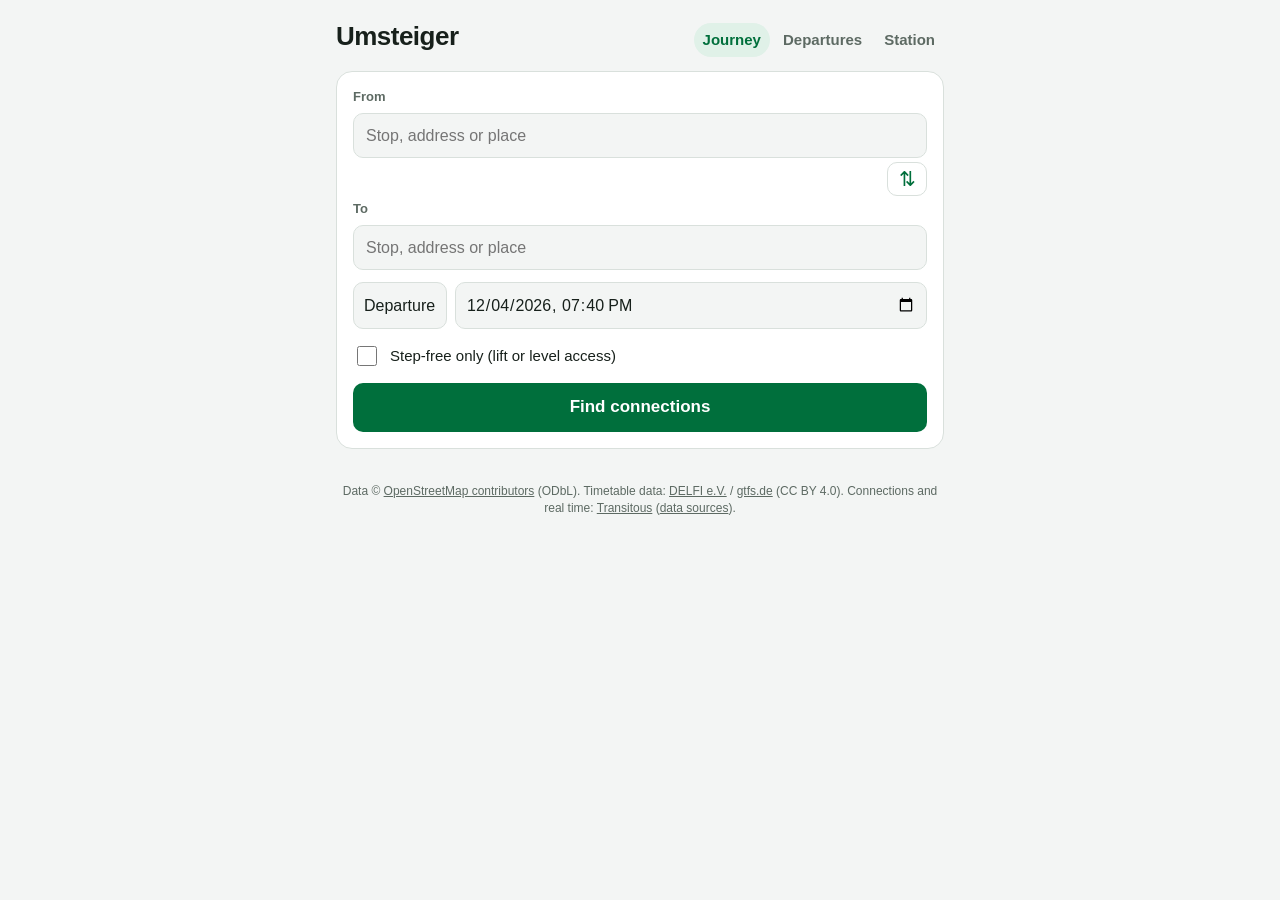
<file: index.html>
<!doctype html>
<html lang="de">
<head>
  <meta charset="utf-8">
  <meta name="viewport" content="width=device-width, initial-scale=1, viewport-fit=cover">
  <title>Umsteiger</title>
  <meta name="theme-color" content="#006f3c">
  <meta name="apple-mobile-web-app-capable" content="yes">
  <meta name="mobile-web-app-capable" content="yes">
  <meta name="apple-mobile-web-app-status-bar-style" content="black-translucent">
  <meta name="apple-mobile-web-app-title" content="Umsteiger">
  <link rel="manifest" href="manifest.webmanifest">
  <link rel="apple-touch-icon" href="icons/apple-touch-icon.png">
  <link rel="icon" type="image/png" href="icons/icon-192.png">
  <link rel="stylesheet" href="style.css?v=dev">
  <!-- Links of earlier versions to a station (index.html?id=…) open the station view -->
  <script>if (/[?&](id|lat)=/.test(location.search)) location.replace('station.html' + location.search);</script>
</head>
<body>
  <header class="top">
    <h1>Umsteiger</h1>
    <nav class="tabs">
      <a href="./" aria-current="page" data-i18n="nav.route">Verbindung</a>
      <a href="departures.html" data-i18n="nav.departures">Abfahrten</a>
      <a href="station.html" data-i18n="nav.station">Bahnhof</a>
    </nav>
  </header>

  <main>
    <section class="card form trip-form">
      <div id="progress" class="progress" hidden></div>
      <div class="place-field search">
        <label for="trip-from" data-i18n="r.from">Von</label>
        <div class="search-field">
          <input id="trip-from" type="search" autocomplete="off" autocapitalize="off" spellcheck="false" enterkeyhint="search"
            placeholder="Haltestelle, Adresse oder Ort" data-i18n-attr="placeholder:r.placeholder">
        </div>
        <ul id="trip-from-list" class="results"></ul>
      </div>
      <button id="trip-swap" type="button" class="swap-btn" aria-label="Start und Ziel tauschen" data-i18n-attr="aria-label:r.swap">⇅</button>
      <div class="place-field search">
        <label for="trip-to" data-i18n="r.to">Nach</label>
        <div class="search-field">
          <input id="trip-to" type="search" autocomplete="off" autocapitalize="off" spellcheck="false" enterkeyhint="search"
            placeholder="Haltestelle, Adresse oder Ort" data-i18n-attr="placeholder:r.placeholder">
        </div>
        <ul id="trip-to-list" class="results"></ul>
      </div>
      <div class="when-row">
        <select id="trip-mode" aria-label="Abfahrt oder Ankunft" data-i18n-attr="aria-label:r.modeLabel">
          <option value="dep" data-i18n="r.depart">Abfahrt</option>
          <option value="arr" data-i18n="r.arrive">Ankunft</option>
        </select>
        <input id="trip-when" type="datetime-local" aria-label="Zeit" data-i18n-attr="aria-label:r.when">
      </div>
      <label class="check"><input type="checkbox" id="trip-lift"> <span data-i18n="liftOnly">Nur stufenlos (Aufzug oder ebenerdig)</span></label>
      <button id="trip-search" type="button" class="primary-btn" data-i18n="r.search">Verbindungen suchen</button>
    </section>

    <section id="pick-card" class="card map-card pick-card" hidden>
      <p id="pick-title" class="pick-title"></p>
      <div id="pick-map"></div>
      <p class="hint" data-i18n="r.pickHint">Tippe auf die Karte, um den Punkt zu setzen.</p>
      <div class="pick-actions">
        <button id="pick-cancel" type="button" class="page-btn" data-i18n="r.pickCancel">Abbrechen</button>
        <button id="pick-ok" type="button" class="primary-btn" data-i18n="r.pickOk" disabled>Übernehmen</button>
      </div>
    </section>

    <div id="trip-quick" class="chips quick" hidden></div>

    <p id="trip-status" class="status"></p>

    <div id="trip-earlier-row" class="actions" hidden><button id="trip-earlier" type="button" class="page-btn" data-i18n="r.earlier">Früher</button></div>
    <section id="trips" class="trips"></section>
    <div id="trip-later-row" class="actions" hidden><button id="trip-later" type="button" class="page-btn" data-i18n="r.later">Später</button></div>
  </main>

  <footer>
    <span data-i18n="footData">Daten ©</span> <a href="https://www.openstreetmap.org/copyright" target="_blank" rel="noopener" data-i18n="footOsm">OpenStreetMap-Mitwirkende</a> (ODbL).
    <span data-i18n="footTimetable">Fahrplandaten:</span> <a href="https://www.delfi.de" target="_blank" rel="noopener">DELFI e.V.</a> /
    <a href="https://gtfs.de" target="_blank" rel="noopener">gtfs.de</a> (CC BY 4.0).
    <span data-i18n="footLive">Verbindungen und Echtzeit:</span> <a href="https://transitous.org/" target="_blank" rel="noopener">Transitous</a>
    (<a href="https://transitous.org/sources/" target="_blank" rel="noopener" data-i18n="footSources">Datenquellen</a>).
  </footer>

  <script src="i18n.js?v=dev"></script>
  <script src="core.js?v=dev"></script>
  <script src="common.js?v=dev"></script>
  <script src="stationdata.js?v=dev"></script>
  <script src="stationmap.js?v=dev"></script>
  <script src="route.js?v=dev"></script>
</body>
</html>
</file>
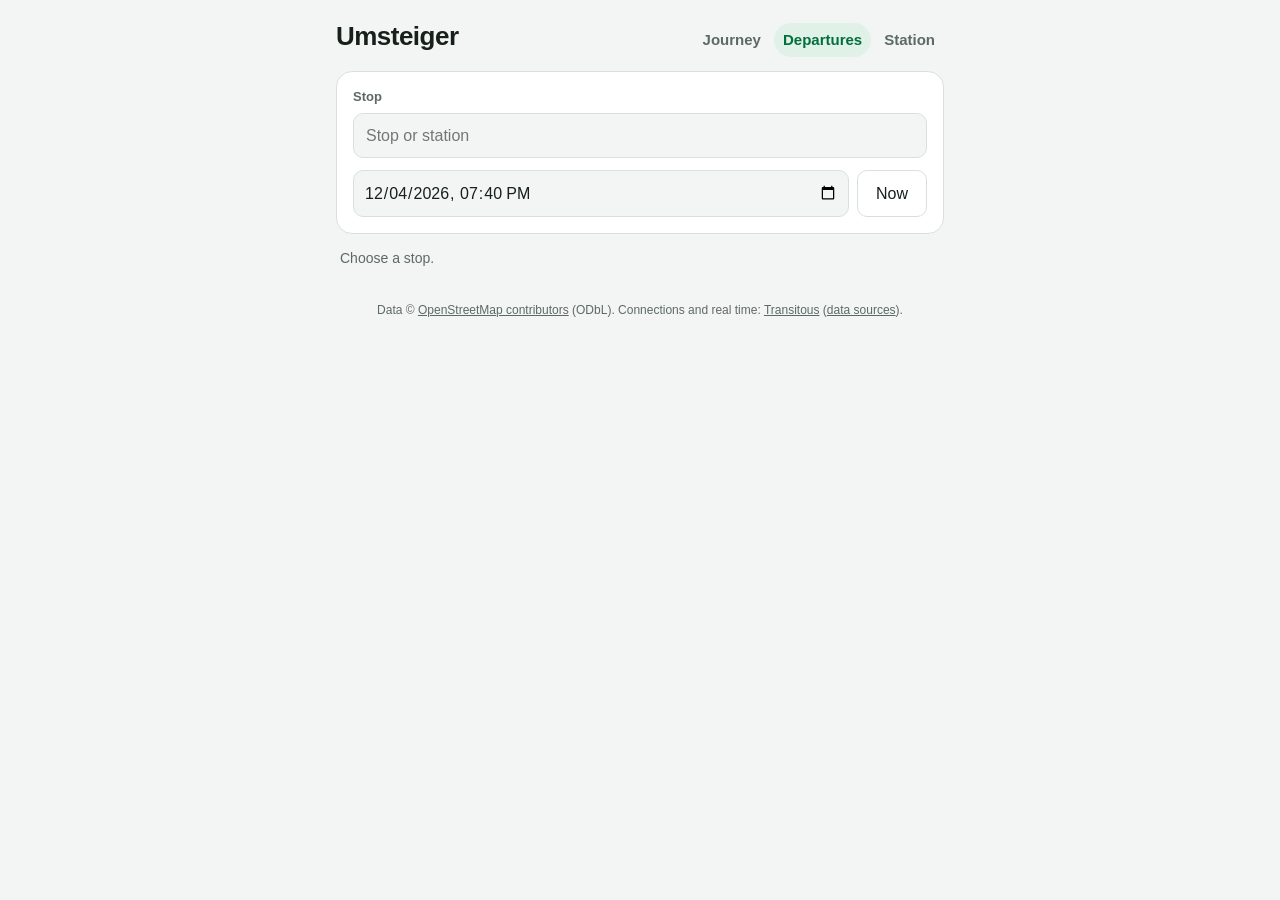
<file: departures.html>
<!doctype html>
<html lang="de">
<head>
  <meta charset="utf-8">
  <meta name="viewport" content="width=device-width, initial-scale=1, viewport-fit=cover">
  <title>Umsteiger</title>
  <meta name="theme-color" content="#006f3c">
  <meta name="apple-mobile-web-app-capable" content="yes">
  <meta name="mobile-web-app-capable" content="yes">
  <meta name="apple-mobile-web-app-status-bar-style" content="black-translucent">
  <meta name="apple-mobile-web-app-title" content="Umsteiger">
  <link rel="manifest" href="manifest.webmanifest">
  <link rel="apple-touch-icon" href="icons/apple-touch-icon.png">
  <link rel="icon" type="image/png" href="icons/icon-192.png">
  <link rel="stylesheet" href="style.css?v=dev">
</head>
<body>
  <header class="top">
    <h1>Umsteiger</h1>
    <nav class="tabs">
      <a href="./" data-i18n="nav.route">Verbindung</a>
      <a href="departures.html" aria-current="page" data-i18n="nav.departures">Abfahrten</a>
      <a href="station.html" data-i18n="nav.station">Bahnhof</a>
    </nav>
  </header>

  <main>
    <section class="card form">
      <div id="progress" class="progress" hidden></div>
      <div class="place-field search">
        <label for="dep-stop" data-i18n="d.stop">Haltestelle</label>
        <div class="search-field">
          <input id="dep-stop" type="search" autocomplete="off" autocapitalize="off" spellcheck="false" enterkeyhint="search"
            placeholder="Haltestelle oder Bahnhof" data-i18n-attr="placeholder:d.placeholder">
        </div>
        <ul id="dep-stop-list" class="results"></ul>
      </div>
      <div class="when-row">
        <input id="dep-when" type="datetime-local" aria-label="Ab" data-i18n-attr="aria-label:d.from">
        <button id="dep-now" type="button" class="page-btn now-btn" data-i18n="d.now">Jetzt</button>
      </div>
    </section>

    <div id="dep-kinds" class="chips" hidden></div>
    <p id="dep-status" class="status"></p>
    <section id="deps" class="card deps" hidden></section>
    <div id="dep-later-row" class="actions" hidden><button id="dep-later" type="button" class="page-btn" data-i18n="r.later">Später</button></div>
  </main>

  <footer>
    <span data-i18n="footData">Daten ©</span> <a href="https://www.openstreetmap.org/copyright" target="_blank" rel="noopener" data-i18n="footOsm">OpenStreetMap-Mitwirkende</a> (ODbL).
    <span data-i18n="footLive">Verbindungen und Echtzeit:</span> <a href="https://transitous.org/" target="_blank" rel="noopener">Transitous</a>
    (<a href="https://transitous.org/sources/" target="_blank" rel="noopener" data-i18n="footSources">Datenquellen</a>).
  </footer>

  <script src="i18n.js?v=dev"></script>
  <script src="core.js?v=dev"></script>
  <script src="common.js?v=dev"></script>
  <script src="departures.js?v=dev"></script>
</body>
</html>
</file>
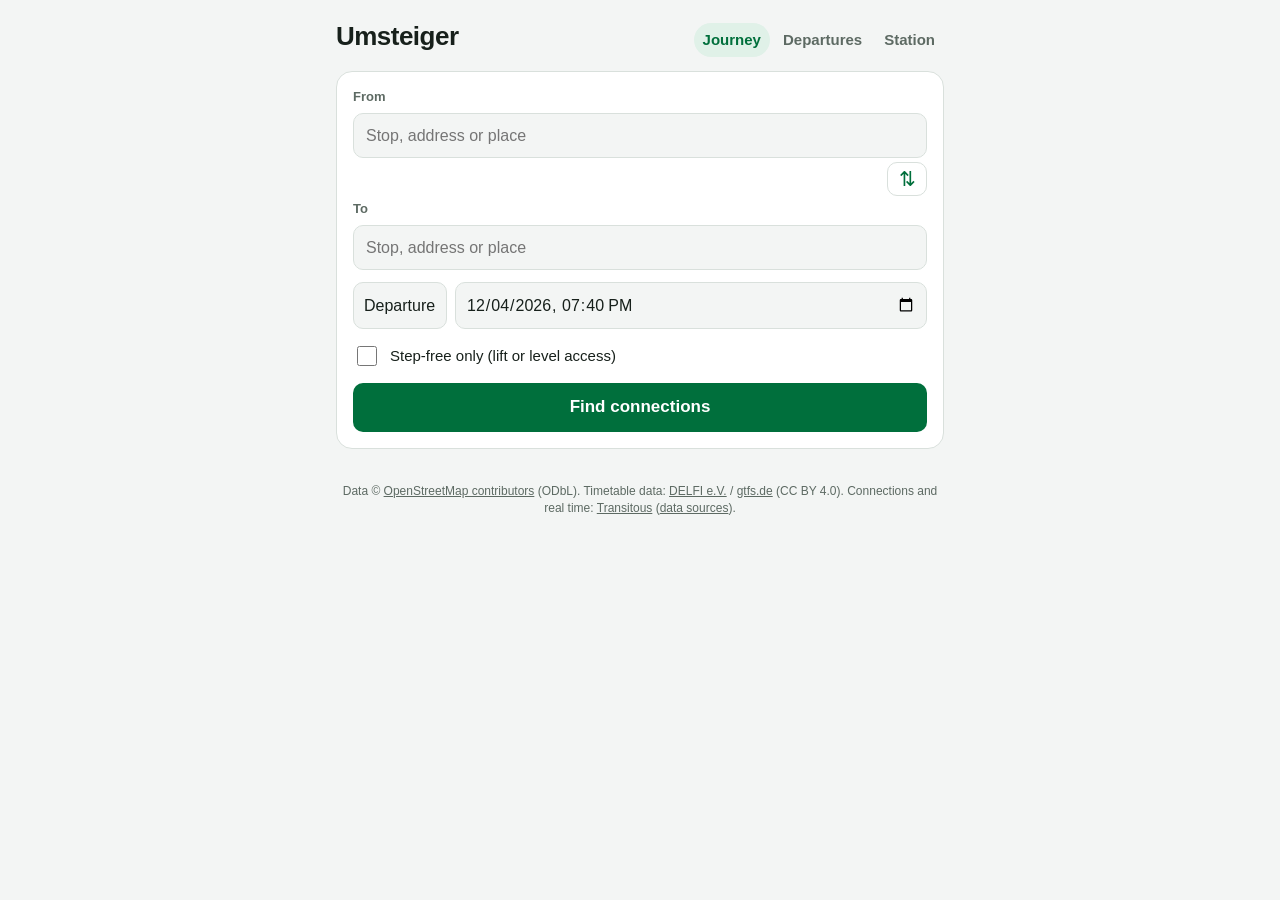
<file: route.html>
<!doctype html>
<html lang="de">
<head>
  <meta charset="utf-8">
  <title>Umsteiger</title>
  <!-- The journey search moved to the start page; links and bookmarks of earlier versions end up there -->
  <script>location.replace('./' + location.search + location.hash);</script>
  <meta http-equiv="refresh" content="0; url=./">
</head>
<body><a href="./">Umsteiger</a></body>
</html>
</file>
<file: style.css>
:root {
  --bg: #f3f5f4;
  --card: #ffffff;
  --text: #17201b;
  --muted: #5d6a63;
  --line: #d9e0dc;
  --accent: #006f3c;      /* S-Bahn green */
  --accent-soft: #e0f1e8;
  --pick: #e8710a;
  --warn-bg: #fff4e0;
  --warn: #8a5300;
  color-scheme: light dark;
}
@media (prefers-color-scheme: dark) {
  :root {
    --bg: #111513;
    --card: #1b211e;
    --text: #e8eeea;
    --muted: #9aa8a0;
    --line: #2d3631;
    --accent: #3fbf7f;
    --accent-soft: #1f3a2c;
    --pick: #ff9a3d;
    --warn-bg: #3a2c12;
    --warn: #ffc76b;
  }
}

* { box-sizing: border-box; }
html, body { margin: 0; }
body {
  background: var(--bg);
  color: var(--text);
  font: 16px/1.45 -apple-system, BlinkMacSystemFont, "Segoe UI", Roboto, sans-serif;
  padding: env(safe-area-inset-top) env(safe-area-inset-right) env(safe-area-inset-bottom) env(safe-area-inset-left);
}

header { padding: 18px 16px 6px; }
h1 { margin: 0; font-size: 26px; letter-spacing: -0.02em; }

.search-field { position: relative; }
.search input { width: 100%; font: inherit; font-size: 16px; padding: 10px 44px 10px 12px; border-radius: 10px;
  border: 1px solid var(--line); background: var(--bg); color: var(--text); -webkit-appearance: none; appearance: none; }
.search input::-webkit-search-cancel-button { -webkit-appearance: none; display: none; }
.clear-btn { position: absolute; top: 0; right: 0; width: 44px; height: 100%; font: inherit; font-size: 22px; line-height: 1;
  color: var(--muted); background: none; border: 0; cursor: pointer; }
.link-btn { font: inherit; font-size: 14px; color: var(--accent); background: none; border: 0; padding: 10px 0 0; cursor: pointer; }
.search .hint { padding: 8px 0 0; }
.results { list-style: none; margin: 8px 0 0; padding: 0; }
.results:empty { margin: 0; }
.results li a { display: block; padding: 10px 2px; border-top: 1px solid var(--line); color: var(--text); text-decoration: none; }
.results li:first-child a { border-top: 0; }
.results small { display: block; color: var(--muted); font-size: 13px; }
.results .res-title { font-size: 13px; font-weight: 600; color: var(--muted); padding: 6px 2px 2px; }

.no-station .form, .no-station .map-card, .no-station .actions { display: none; }

main { padding: 8px 16px 16px; max-width: 640px; margin: 0 auto; }
header, footer { max-width: 640px; margin: 0 auto; }

.card {
  background: var(--card);
  border: 1px solid var(--line);
  border-radius: 16px;
  padding: 16px;
  margin-bottom: 14px;
}

.form label { display: block; font-size: 13px; font-weight: 600; color: var(--muted); margin: 10px 0 6px; }
.form label:first-child { margin-top: 0; }
#from-row label, #live-row:not([hidden]) + #line-row label { margin-top: 10px; }
select {
  width: 100%;
  font: inherit;
  font-size: 17px;
  padding: 12px;
  border-radius: 10px;
  border: 1px solid var(--line);
  background: var(--bg);
  color: var(--text);
  -webkit-appearance: none;
  appearance: none;
}
.form .check { display: flex; align-items: center; gap: 10px; font-size: 15px; font-weight: 500; color: var(--text); margin-top: 14px; }
.check input { width: 20px; height: 20px; accent-color: var(--accent); }

.result .verdict { font-size: 32px; font-weight: 750; letter-spacing: -0.02em; margin: 0; color: var(--accent); }
.result .detail { margin: 10px 0 0; color: var(--muted); }
.result .warn { background: var(--warn-bg); color: var(--warn); border-radius: 10px; padding: 10px 12px; font-size: 14px; margin-top: 12px; }

.train { position: relative; margin: 14px 0 4px; }
.train-body { display: flex; height: 40px; border-radius: 10px 22px 22px 10px; overflow: hidden; border: 2px solid var(--line); }
.seg { flex: 1; display: flex; align-items: center; justify-content: center; font-size: 13px; color: var(--muted); border-right: 1px solid var(--line); }
.seg:last-child { border-right: 0; }
.seg.on { background: var(--accent); color: #fff; font-weight: 700; }
.marker { position: absolute; top: -7px; width: 4px; height: 54px; border-radius: 2px; background: var(--pick); transform: translateX(-2px); }
.dir { display: flex; justify-content: space-between; font-size: 12px; color: var(--muted); }

.status { color: var(--muted); font-size: 14px; margin: 0 4px 14px; }
.status.error { color: #c0392b; }

.map-card { padding: 0; overflow: hidden; }
#map { height: 340px; background: var(--line); }
.hint { font-size: 13px; color: var(--muted); margin: 0; padding: 10px 14px; }

.alts-row { padding: 14px 14px 12px; }
.alts-row label { display: block; font-size: 13px; font-weight: 600; color: var(--muted); margin: 0 0 6px; }

.actions { display: flex; flex-wrap: wrap; align-items: center; justify-content: center; gap: 8px 12px; }
.actions [hidden], .actions[hidden] { display: none; }
.stored { color: var(--muted); font-size: 13px; }
button#reload { font: inherit; padding: 10px 18px; border-radius: 10px; border: 1px solid var(--line); background: var(--card); color: var(--text); }

footer { font-size: 12px; color: var(--muted); padding: 4px 16px 24px; text-align: center; }
footer a { color: inherit; }

.lbl { background: var(--card); color: var(--text); border: 1px solid var(--line); border-radius: 6px; padding: 1px 6px; font-size: 12px; font-weight: 700; white-space: nowrap; }
.lbl.front { background: var(--accent); color: #fff; border-color: var(--accent); }

.result .section { display: flex; align-items: center; gap: 8px; font-weight: 650; margin: 6px 0 2px; }
.result .section b { display: inline-grid; place-items: center; min-width: 28px; height: 28px; padding: 0 6px; border-radius: 8px;
  background: var(--accent); color: #fff; font-size: 16px; }
.result .walk { background: var(--warn-bg); color: var(--warn); border-radius: 10px; padding: 8px 12px; font-size: 14px; margin: 8px 0 0; }
.lbl.sec { background: var(--accent); color: #fff; border-color: var(--accent); }

.live-info { font-size: 14px; color: var(--muted); margin: 6px 0 0; }
.live-info.error { color: var(--warn); }
#live-row { padding-bottom: 6px; border-bottom: 1px solid var(--line); margin-bottom: 4px; }

.form { position: relative; overflow: hidden; }
.progress { position: absolute; left: 0; top: 0; width: 100%; height: 3px; overflow: hidden; }
.progress::after { content: ""; position: absolute; top: 0; left: -40%; width: 40%; height: 100%; border-radius: 2px;
  background: var(--accent); animation: progress 1.1s ease-in-out infinite; }
@keyframes progress { to { left: 100%; } }
@media (prefers-reduced-motion: reduce) {
  .progress::after { left: 0; width: 100%; animation: none; opacity: .5; }
}
#live-time { font: inherit; font-size: 16px; padding: 8px 10px; border-radius: 10px; border: 1px solid var(--line);
  background: var(--card); color: var(--text); }

.live-head { display: flex; justify-content: space-between; align-items: center; gap: 10px; margin: 10px 0 6px; }
.form .live-head label { margin: 0; }
.filter-btn { display: inline-flex; align-items: center; gap: 5px; font: inherit; font-size: 14px; color: var(--accent);
  background: none; border: 0; padding: 4px 0; cursor: pointer; }
.filter-btn:focus-visible { outline: 3px solid var(--pick); outline-offset: 2px; }
.kind-icon { display: inline-grid; place-items: center; flex: none; width: 22px; height: 22px; font-size: 14px; font-weight: 750;
  line-height: 1; color: #fff; }
.kind-icon svg { width: 15px; height: 15px; display: block; }
.kind-icon.s { background: #008d4f; border-radius: 50%; }
.kind-icon.u { background: #0065ae; border-radius: 4px; }
.kind-icon.r { background: #c8102e; border-radius: 6px; }
.kind-icon.off { opacity: .28; filter: grayscale(1); }
.kind-icon.none { opacity: .45; }
.chips { display: flex; flex-wrap: wrap; gap: 6px; margin-bottom: 10px; }
.chips[hidden] { display: none; }
.chip { display: inline-flex; align-items: center; gap: 7px; font: inherit; font-size: 15px; padding: 6px 12px; border-radius: 999px;
  border: 1px solid var(--line); background: var(--card); color: var(--text); cursor: pointer; }
.chip small { color: var(--muted); font-variant-numeric: tabular-nums; }
/* Selected chips stay light, so the coloured icons remain readable */
.chip[aria-pressed="true"] { background: var(--accent-soft); border-color: var(--accent); }
.chip[aria-pressed="false"] .kind-icon { opacity: .45; filter: grayscale(1); }
.chip:disabled { opacity: .45; cursor: default; }
.chip:focus-visible { outline: 3px solid var(--pick); outline-offset: 2px; }

/* Navigation between journey search and station view */
header.top { display: flex; align-items: baseline; justify-content: space-between; gap: 12px; }
.tabs { display: flex; gap: 4px; }
.tabs a { font-size: 15px; font-weight: 600; color: var(--muted); text-decoration: none; padding: 6px 10px; border-radius: 999px; }
.tabs a[aria-current="page"] { background: var(--accent-soft); color: var(--accent); }

/* Journey search */
.trip-form .place-field label { margin-top: 0; }
.trip-form .place-field + .swap-btn + .place-field label { margin-top: 0; }
.swap-btn { display: block; margin: 4px 0 4px auto; font: inherit; font-size: 20px; line-height: 1; color: var(--accent);
  background: none; border: 1px solid var(--line); border-radius: 10px; width: 40px; height: 34px; cursor: pointer; }
.when-row { display: flex; gap: 8px; margin-top: 12px; }
.when-row select { width: auto; flex: none; font-size: 16px; padding: 10px; }
.when-row input { flex: 1; min-width: 0; font: inherit; font-size: 16px; padding: 10px; border-radius: 10px;
  border: 1px solid var(--line); background: var(--bg); color: var(--text); }
.primary-btn { display: block; width: 100%; margin-top: 14px; font: inherit; font-size: 17px; font-weight: 650; padding: 12px;
  border-radius: 10px; border: 0; background: var(--accent); color: #fff; cursor: pointer; }
.page-btn { font: inherit; padding: 8px 18px; border-radius: 10px; border: 1px solid var(--line); background: var(--card); color: var(--text); margin-bottom: 14px; }

.trip { padding: 0; }
.trip-head { display: grid; grid-template-columns: 1fr auto; gap: 4px 10px; width: 100%; text-align: left; font: inherit; color: var(--text);
  background: none; border: 0; padding: 14px 16px; cursor: pointer; }
.trip-times { font-size: 19px; font-weight: 700; font-variant-numeric: tabular-nums; }
.trip-meta { color: var(--muted); font-size: 14px; text-align: right; align-self: center; }
.trip-lines { grid-column: 1 / -1; display: flex; flex-wrap: wrap; gap: 4px; }
.line-chip { display: inline-block; font-size: 13px; font-weight: 700; color: #fff; background: #c8102e; border-radius: 6px; padding: 1px 7px; }
.line-chip.s { background: #008d4f; border-radius: 999px; }
.line-chip.u { background: #0065ae; border-radius: 4px; }
.line-chip.b { background: #95276e; }
.line-chip.t { background: #cc0a22; }
.late { color: #c0392b; font-weight: 650; margin-left: 3px; }
.muted { color: var(--muted); }
.legs { border-top: 1px solid var(--line); padding: 6px 16px 14px; }
.leg { padding: 10px 0; border-bottom: 1px solid var(--line); }
.leg:last-child { border-bottom: 0; }
.leg.walk { color: var(--muted); font-size: 14px; padding: 8px 0 8px 12px; }
.leg-line { display: flex; flex-wrap: wrap; gap: 8px; align-items: center; margin-bottom: 4px; font-size: 14px; }
.leg-stop { font-size: 15px; }
.leg-stop time { display: inline-block; min-width: 44px; font-weight: 650; font-variant-numeric: tabular-nums; }
.leg .warn { background: var(--warn-bg); color: var(--warn); border-radius: 10px; padding: 8px 10px; font-size: 13px; margin: 8px 0 0; }
.advice { margin-top: 10px; background: var(--accent-soft); border-radius: 12px; padding: 10px 12px; }
.advice p { margin: 0; font-size: 14px; }
.advice .advice-head { font-size: 12px; font-weight: 650; color: var(--muted); text-transform: uppercase; letter-spacing: .03em; }
.advice .advice-verdict { font-size: 20px; font-weight: 750; color: var(--accent); margin: 2px 0; }
.advice a { color: var(--accent); white-space: nowrap; }
.advice select { margin-top: 8px; font-size: 15px; padding: 8px 10px; background: var(--card); }
.advice.quiet { background: none; border: 1px dashed var(--line); }
.leg-stop .muted, .leg-stop .late { white-space: nowrap; }

/* Suggestions under the origin/destination fields: own location, map, favourites, recent places */
.results li.res-row { display: flex; align-items: center; border-top: 1px solid var(--line); }
.results li.res-row:first-child { border-top: 0; }
.results li.res-row a { flex: 1; display: flex; align-items: center; gap: 10px; border-top: 0; min-width: 0; }
.results li.res-row.quiet a { color: var(--accent); }
.res-icon { flex: none; width: 24px; text-align: center; font-size: 18px; }
.res-btn { flex: none; width: 40px; height: 40px; font: inherit; font-size: 18px; color: var(--muted); background: none; border: 0; cursor: pointer; }
.results li.res-title { padding: 10px 2px 2px; }
.results li.res-title + li.res-row { border-top: 0; }
.quick { margin: -4px 0 14px; }
.quick .chip { max-width: 100%; overflow: hidden; text-overflow: ellipsis; white-space: nowrap; display: block; }
.pick-title { font-weight: 650; margin: 0; padding: 12px 14px 10px; }
#pick-map { height: 360px; background: var(--line); }
.pick-actions { display: flex; gap: 10px; padding: 0 14px 14px; }
.pick-actions .page-btn { margin: 0; }
.pick-actions .primary-btn { margin: 0; flex: 1; }
.primary-btn:disabled { opacity: .45; cursor: default; }

/* Station map under a change of a journey */
.map-btn { font: inherit; color: var(--accent); background: none; border: 0; padding: 0; cursor: pointer; text-decoration: underline; white-space: nowrap; }
.advice-map { height: 300px; margin: 8px -12px 0; overflow: hidden; background: var(--line); }
.advice-map[hidden] { display: none; }
.advice-map .muted { padding: 12px; }
/* Links that open another page carry an arrow (the map button only opens something here) */
.page-link::after { content: " →"; text-decoration: none; display: inline-block; margin-left: 2px; }

/* Real time in the journey search */
.minor { color: var(--warn); font-weight: 650; margin-left: 3px; }
time.gone { text-decoration: line-through; color: var(--muted); }
.conn { margin: 0 0 6px !important; font-size: 14px; font-weight: 600; color: var(--muted); }
.conn.tight { color: var(--warn); }
.conn.risk { color: #c0392b; }
.notes { font-size: 13px; color: var(--muted); margin: 6px 0 0; }
.notes summary { cursor: pointer; }
.notes p { margin: 4px 0 0; }
.refresh-row { display: flex; justify-content: space-between; align-items: baseline; gap: 10px; font-size: 13px; padding: 4px 0 2px; }
.refresh-row .link-btn { padding: 0; font-size: 14px; }
.legs > .warn { background: var(--warn-bg); color: var(--warn); border-radius: 10px; padding: 8px 10px; font-size: 13px; margin: 8px 0 0; }
.leg-stop + .warn { background: var(--warn-bg); color: var(--warn); border-radius: 10px; padding: 6px 10px; font-size: 13px; margin: 4px 0; }
/* Times stay on one line; the meta text (duration, changes, warnings) wraps instead */
.trip-head { grid-template-columns: auto 1fr; }
.trip-times { white-space: nowrap; }

/* The whole journey on a map */
.row-btns { display: flex; gap: 14px; }
.route-map { height: 320px; margin: 6px -16px 4px; background: var(--line); }
.route-map[hidden] { display: none; }
.route-map .muted { padding: 12px 16px; }

/* Departures */
.now-btn { flex: none; margin: 0; }
.deps { padding: 0; }
.dep { border-top: 1px solid var(--line); }
.dep:first-child { border-top: 0; }
.dep-head { display: grid; grid-template-columns: 58px auto 1fr auto; gap: 4px 10px; align-items: baseline; width: 100%; text-align: left;
  font: inherit; color: var(--text); background: none; border: 0; padding: 11px 14px; cursor: pointer; }
.dep-time { font-weight: 700; font-variant-numeric: tabular-nums; white-space: nowrap; }
.dep-time .late, .dep-time .minor { display: block; margin: 0; font-size: 13px; }
.dep-dir { min-width: 0; }
.dep-dir small { display: block; color: var(--muted); font-size: 13px; }
.dep-dir small.minor { color: var(--warn); margin: 0; }
.dep-track { font-size: 14px; white-space: nowrap; text-align: right; }
.dep.open { background: var(--accent-soft); }
.course { padding: 0 14px 12px; }
.course p { margin: 6px 0; font-size: 14px; }
.course .warn { background: var(--warn-bg); color: var(--warn); border-radius: 10px; padding: 8px 10px; font-size: 13px; }
.course-list ol { list-style: none; margin: 4px 0 0; padding: 0 0 0 12px; border-left: 3px solid var(--accent); }
.course-list li { padding: 4px 0; font-size: 15px; }
.course-list li time { display: inline-block; min-width: 44px; font-weight: 600; font-variant-numeric: tabular-nums; }
.course-list li small { display: block; margin-left: 48px; }
.course-list li.here { font-weight: 750; }
.course-list li.passed { color: var(--muted); }
.course-list:not(.all) li.before { display: none; }
.course-more { padding: 4px 0; }
.stops-btn { display: block; padding: 2px 0 2px 44px; font-size: 13px; }
.leg-stops { list-style: none; margin: 2px 0 4px 20px; padding: 0 0 0 21px; border-left: 3px solid var(--line); font-size: 14px; color: var(--muted); }
.leg-stops[hidden] { display: none; }
.leg-stops li { padding: 2px 0; }
.leg-stops time { display: inline-block; min-width: 44px; font-variant-numeric: tabular-nums; }
/* Three tabs: they move below the title when the screen is too narrow */
header.top { flex-wrap: wrap; row-gap: 4px; }
.tabs a { padding: 6px 9px; }
.dep-line { min-width: 50px; }
.dep-head { grid-template-columns: 58px auto minmax(0, 1fr) auto; }
.dep-dir, .course-list li { overflow-wrap: anywhere; }

/* Map at a change: like the map card of the station view (all access points, train length, hint) */
.advice-card { margin-top: 10px; border-top: 1px solid var(--line); padding-top: 8px; }
.advice-card label { display: block; font-size: 12px; font-weight: 650; color: var(--muted); margin: 6px 0 2px; }
.advice-card select { width: 100%; margin-top: 0; }
.advice-card .live-info { margin: 8px 0 0; font-size: 13px; }
.advice-card .hint { padding: 8px 0 0; }
/* In the box of a change the list of access points uses the full width (the box has its own padding) */
.advice-card .alts-row { padding: 0; }
.advice-card .alts-row label { margin: 6px 0 2px; font-size: 12px; font-weight: 650; }
.point-clear-row { padding-top: 0; }
.point-clear-row .link-btn { padding: 0; }
.warn .area-retry { padding: 0; color: inherit; text-decoration: underline; font-weight: 650; }
</file>
